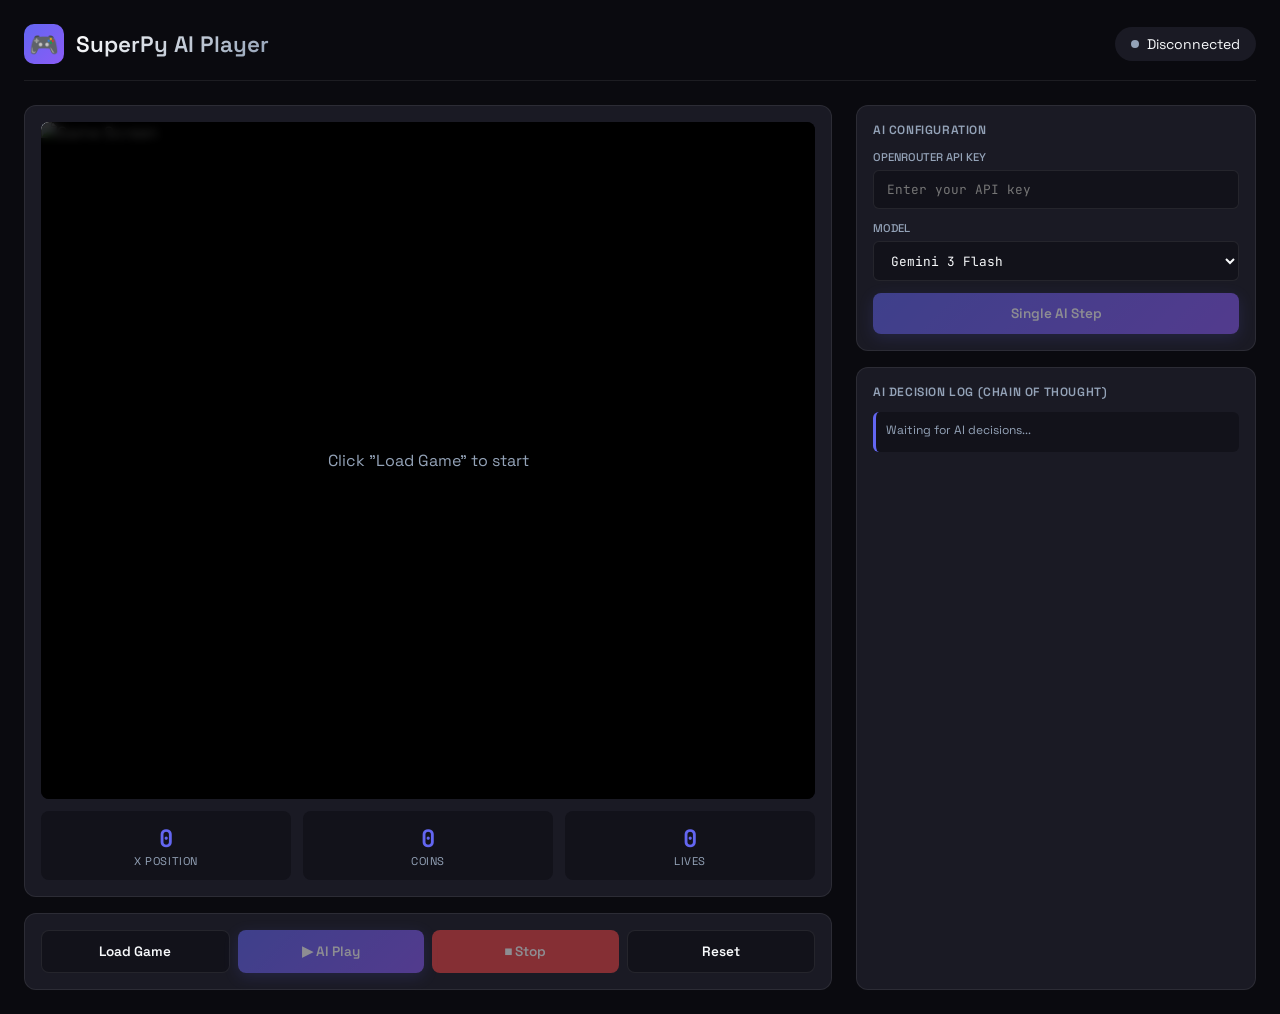
<file: demo/index.html>
<!DOCTYPE html>
<html lang="en">
<head>
    <meta charset="UTF-8">
    <meta name="viewport" content="width=device-width, initial-scale=1.0">
    <title>SuperPy AI Player</title>
    <link href="https://fonts.googleapis.com/css2?family=Space+Grotesk:wght@400;500;600;700&family=JetBrains+Mono:wght@400;500&display=swap" rel="stylesheet">
    <style>
        :root {
            --bg-primary: #0a0a0f;
            --bg-secondary: #12121a;
            --bg-card: #1a1a24;
            --accent: #6366f1;
            --accent-glow: rgba(99, 102, 241, 0.3);
            --success: #22c55e;
            --warning: #f59e0b;
            --danger: #ef4444;
            --text-primary: #f8fafc;
            --text-secondary: #94a3b8;
            --border: rgba(255, 255, 255, 0.08);
        }

        * { margin: 0; padding: 0; box-sizing: border-box; }

        body {
            font-family: 'Space Grotesk', sans-serif;
            background: var(--bg-primary);
            color: var(--text-primary);
            min-height: 100vh;
        }

        .container {
            max-width: 1400px;
            margin: 0 auto;
            padding: 1.5rem;
        }

        header {
            display: flex;
            align-items: center;
            justify-content: space-between;
            margin-bottom: 1.5rem;
            padding-bottom: 1rem;
            border-bottom: 1px solid var(--border);
        }

        .logo {
            display: flex;
            align-items: center;
            gap: 0.75rem;
        }

        .logo-icon {
            width: 40px;
            height: 40px;
            background: linear-gradient(135deg, var(--accent), #8b5cf6);
            border-radius: 10px;
            display: flex;
            align-items: center;
            justify-content: center;
            font-size: 1.5rem;
        }

        .logo h1 {
            font-size: 1.4rem;
            font-weight: 600;
            background: linear-gradient(135deg, #fff, var(--text-secondary));
            -webkit-background-clip: text;
            -webkit-text-fill-color: transparent;
        }

        .status-badge {
            display: flex;
            align-items: center;
            gap: 0.5rem;
            padding: 0.5rem 1rem;
            background: var(--bg-card);
            border-radius: 100px;
            font-size: 0.875rem;
        }

        .status-dot {
            width: 8px;
            height: 8px;
            border-radius: 50%;
            background: var(--text-secondary);
        }

        .status-dot.connected { background: var(--success); box-shadow: 0 0 10px var(--success); }
        .status-dot.running { background: var(--warning); animation: pulse 1s infinite; }

        @keyframes pulse {
            0%, 100% { opacity: 1; }
            50% { opacity: 0.4; }
        }

        .main-grid {
            display: grid;
            grid-template-columns: 1fr 400px;
            gap: 1.5rem;
        }

        .game-section { display: flex; flex-direction: column; gap: 1rem; }

        .game-container {
            background: var(--bg-card);
            border-radius: 12px;
            padding: 1rem;
            border: 1px solid var(--border);
        }

        .screen-wrapper {
            position: relative;
            background: #000;
            border-radius: 8px;
            overflow: hidden;
            aspect-ratio: 256 / 224;
        }

        #game-screen {
            width: 100%;
            height: 100%;
            object-fit: contain;
            image-rendering: pixelated;
        }

        .screen-overlay {
            position: absolute;
            inset: 0;
            display: flex;
            align-items: center;
            justify-content: center;
            background: rgba(0, 0, 0, 0.8);
            backdrop-filter: blur(4px);
        }

        .screen-overlay.hidden { display: none; }

        .game-stats {
            display: grid;
            grid-template-columns: repeat(3, 1fr);
            gap: 0.75rem;
            margin-top: 0.75rem;
        }

        .stat-card {
            background: var(--bg-secondary);
            border-radius: 8px;
            padding: 0.75rem;
            text-align: center;
        }

        .stat-value {
            font-size: 1.5rem;
            font-weight: 700;
            font-family: 'JetBrains Mono', monospace;
            color: var(--accent);
        }

        .stat-label {
            font-size: 0.7rem;
            color: var(--text-secondary);
            text-transform: uppercase;
            letter-spacing: 0.05em;
        }

        .controls-panel {
            background: var(--bg-card);
            border-radius: 12px;
            padding: 1rem;
            border: 1px solid var(--border);
        }

        .button-grid {
            display: flex;
            gap: 0.5rem;
        }

        .btn {
            flex: 1;
            padding: 0.75rem 1rem;
            border: none;
            border-radius: 8px;
            font-family: 'Space Grotesk', sans-serif;
            font-size: 0.85rem;
            font-weight: 600;
            cursor: pointer;
            transition: all 0.2s;
        }

        .btn-primary {
            background: linear-gradient(135deg, var(--accent), #8b5cf6);
            color: white;
            box-shadow: 0 4px 15px var(--accent-glow);
        }

        .btn-primary:hover { transform: translateY(-1px); }

        .btn-secondary {
            background: var(--bg-secondary);
            color: var(--text-primary);
            border: 1px solid var(--border);
        }

        .btn-danger {
            background: var(--danger);
            color: white;
        }

        .btn:disabled {
            opacity: 0.5;
            cursor: not-allowed;
        }

        .sidebar { display: flex; flex-direction: column; gap: 1rem; }

        .card {
            background: var(--bg-card);
            border-radius: 12px;
            padding: 1rem;
            border: 1px solid var(--border);
        }

        .panel-title {
            font-size: 0.75rem;
            font-weight: 600;
            color: var(--text-secondary);
            text-transform: uppercase;
            letter-spacing: 0.05em;
            margin-bottom: 0.75rem;
        }

        .input-group { margin-bottom: 0.75rem; }

        .input-group label {
            display: block;
            font-size: 0.7rem;
            font-weight: 500;
            color: var(--text-secondary);
            margin-bottom: 0.4rem;
            text-transform: uppercase;
        }

        .input-group input, .input-group select {
            width: 100%;
            padding: 0.6rem 0.8rem;
            background: var(--bg-secondary);
            border: 1px solid var(--border);
            border-radius: 6px;
            color: var(--text-primary);
            font-family: 'JetBrains Mono', monospace;
            font-size: 0.8rem;
        }

        .input-group input:focus, .input-group select:focus {
            outline: none;
            border-color: var(--accent);
        }

        .ai-log {
            max-height: 400px;
            overflow-y: auto;
        }

        .log-entry {
            padding: 0.6rem;
            background: var(--bg-secondary);
            border-radius: 6px;
            margin-bottom: 0.5rem;
            font-size: 0.75rem;
            border-left: 3px solid var(--accent);
        }

        .log-buttons {
            font-family: 'JetBrains Mono', monospace;
            color: var(--accent);
            font-weight: 600;
            margin-bottom: 0.3rem;
        }

        .log-reasoning {
            color: var(--text-secondary);
            margin-bottom: 0.3rem;
        }

        .log-thinking {
            color: var(--text-secondary);
            font-size: 0.7rem;
            opacity: 0.8;
            border-top: 1px solid var(--border);
            padding-top: 0.4rem;
            margin-top: 0.3rem;
            white-space: pre-wrap;
            max-height: 100px;
            overflow-y: auto;
        }

        .log-time {
            font-size: 0.65rem;
            color: var(--text-secondary);
            opacity: 0.6;
        }
    </style>
</head>
<body>
    <div class="container">
        <header>
            <div class="logo">
                <div class="logo-icon">🎮</div>
                <h1>SuperPy AI Player</h1>
            </div>
            <div class="status-badge">
                <span class="status-dot" id="status-dot"></span>
                <span id="status-text">Disconnected</span>
            </div>
        </header>

        <div class="main-grid">
            <div class="game-section">
                <div class="game-container">
                    <div class="screen-wrapper">
                        <img id="game-screen" alt="Game Screen">
                        <div class="screen-overlay" id="screen-overlay">
                            <div style="text-align:center;color:var(--text-secondary);">
                                Click "Load Game" to start
                            </div>
                        </div>
                    </div>
                    <div class="game-stats">
                        <div class="stat-card">
                            <div class="stat-value" id="stat-xpos">0</div>
                            <div class="stat-label">X Position</div>
                        </div>
                        <div class="stat-card">
                            <div class="stat-value" id="stat-coins">0</div>
                            <div class="stat-label">Coins</div>
                        </div>
                        <div class="stat-card">
                            <div class="stat-value" id="stat-lives">0</div>
                            <div class="stat-label">Lives</div>
                        </div>
                    </div>
                </div>

                <div class="controls-panel">
                    <div class="button-grid">
                        <button class="btn btn-secondary" id="btn-load">Load Game</button>
                        <button class="btn btn-primary" id="btn-ai-play">▶ AI Play</button>
                        <button class="btn btn-danger" id="btn-stop" disabled>■ Stop</button>
                        <button class="btn btn-secondary" id="btn-reset">Reset</button>
                    </div>
                </div>
            </div>

            <div class="sidebar">
                <div class="card">
                    <div class="panel-title">AI Configuration</div>
                    <div class="input-group">
                        <label>OpenRouter API Key</label>
                        <input type="password" id="api-key" placeholder="Enter your API key">
                    </div>
                    <div class="input-group">
                        <label>Model</label>
                        <select id="model-select">
                            <option value="google/gemini-3-flash-preview" selected>Gemini 3 Flash</option>
                            <option value="google/gemini-2.0-flash-exp:free">Gemini 2.0 Flash (Free)</option>
                            <option value="anthropic/claude-sonnet-4">Claude Sonnet 4</option>
                            <option value="openai/gpt-4o">GPT-4o</option>
                        </select>
                    </div>
                    <button class="btn btn-primary" id="btn-ai-step" style="width: 100%;">Single AI Step</button>
                </div>

                <div class="card" style="flex: 1;">
                    <div class="panel-title">AI Decision Log (Chain of Thought)</div>
                    <div class="ai-log" id="ai-log">
                        <div class="log-entry">
                            <div class="log-reasoning">Waiting for AI decisions...</div>
                        </div>
                    </div>
                </div>
            </div>
        </div>
    </div>

    <script>
        let ws;
        let running = false;
        let gameLoaded = false;

        function connect() {
            ws = new WebSocket(`ws://${window.location.host}/ws`);
            
            ws.onopen = () => {
                document.getElementById('status-dot').classList.add('connected');
                document.getElementById('status-dot').classList.remove('running');
                document.getElementById('status-text').textContent = 'Connected';
            };
            
            ws.onclose = () => {
                document.getElementById('status-dot').classList.remove('connected', 'running');
                document.getElementById('status-text').textContent = 'Disconnected';
                running = false;
                updateButtons();
                setTimeout(connect, 2000);
            };
            
            ws.onmessage = (event) => {
                const data = JSON.parse(event.data);
                
                if (data.type === 'loaded' && data.success) {
                    document.getElementById('screen-overlay').classList.add('hidden');
                    gameLoaded = true;
                    updateButtons();
                }
                
                if (data.type === 'stopped') {
                    running = false;
                    document.getElementById('status-dot').classList.remove('running');
                    document.getElementById('status-text').textContent = 'Connected';
                    updateButtons();
                }
                
                if (data.screen) {
                    document.getElementById('game-screen').src = 'data:image/png;base64,' + data.screen;
                }
                
                if (data.state) {
                    document.getElementById('stat-xpos').textContent = data.state.x_pos;
                    document.getElementById('stat-coins').textContent = data.state.coins;
                    document.getElementById('stat-lives').textContent = data.state.lives;
                }
                
                if (data.type === 'ai_frame' && data.buttons) {
                    addLogEntry(data);
                }
            };
        }

        function addLogEntry(data) {
            const log = document.getElementById('ai-log');
            const entry = document.createElement('div');
            entry.className = 'log-entry';
            
            const time = new Date().toLocaleTimeString();
            let html = `
                <div class="log-buttons">[${data.buttons.join(' + ')}]</div>
                <div class="log-reasoning">${data.reasoning || 'No reasoning provided'}</div>
            `;
            
            if (data.thinking && data.thinking !== data.reasoning) {
                // Show full chain of thought if different from reasoning
                const thinkingPreview = data.thinking.length > 200 
                    ? data.thinking.substring(0, 200) + '...' 
                    : data.thinking;
                html += `<div class="log-thinking">${thinkingPreview}</div>`;
            }
            
            html += `<div class="log-time">${time}</div>`;
            entry.innerHTML = html;
            
            log.insertBefore(entry, log.firstChild);
            
            // Keep only last 30 entries
            while (log.children.length > 30) {
                log.removeChild(log.lastChild);
            }
        }

        function updateButtons() {
            document.getElementById('btn-ai-play').disabled = running || !gameLoaded;
            document.getElementById('btn-stop').disabled = !running;
            document.getElementById('btn-ai-step').disabled = running || !gameLoaded;
            document.getElementById('btn-reset').disabled = running;
        }

        // Clean disconnect on page unload
        window.addEventListener('beforeunload', () => {
            if (ws && ws.readyState === WebSocket.OPEN) {
                ws.send(JSON.stringify({ action: 'disconnect' }));
            }
        });

        connect();

        document.getElementById('btn-load').addEventListener('click', () => {
            ws.send(JSON.stringify({ action: 'load' }));
        });

        document.getElementById('btn-reset').addEventListener('click', () => {
            ws.send(JSON.stringify({ action: 'reset' }));
        });

        document.getElementById('btn-ai-step').addEventListener('click', () => {
            ws.send(JSON.stringify({
                action: 'ai_step',
                api_key: document.getElementById('api-key').value,
                model: document.getElementById('model-select').value
            }));
        });

        document.getElementById('btn-ai-play').addEventListener('click', () => {
            running = true;
            document.getElementById('status-dot').classList.add('running');
            document.getElementById('status-text').textContent = 'AI Running...';
            updateButtons();
            
            ws.send(JSON.stringify({
                action: 'run_ai',
                api_key: document.getElementById('api-key').value,
                model: document.getElementById('model-select').value
            }));
        });

        document.getElementById('btn-stop').addEventListener('click', () => {
            console.log('Stop button clicked');
            ws.send(JSON.stringify({ action: 'stop' }));
        });

        // Keyboard controls
        const keyMap = {
            'ArrowLeft': 'Left', 'ArrowRight': 'Right', 'ArrowUp': 'Up', 'ArrowDown': 'Down',
            'z': 'A', 'Z': 'A', 'x': 'B', 'X': 'B', 'Enter': 'Start'
        };
        const pressedKeys = new Set();

        document.addEventListener('keydown', (e) => {
            if (keyMap[e.key] && !pressedKeys.has(e.key) && gameLoaded && !running) {
                pressedKeys.add(e.key);
                sendManualStep();
            }
        });

        document.addEventListener('keyup', (e) => { pressedKeys.delete(e.key); });

        function sendManualStep() {
            const buttons = [];
            pressedKeys.forEach(key => { if (keyMap[key]) buttons.push(keyMap[key]); });
            ws.send(JSON.stringify({ action: 'step', buttons: buttons }));
        }

        setInterval(() => {
            if (pressedKeys.size > 0 && gameLoaded && !running) sendManualStep();
        }, 50);
    </script>
</body>
</html>
</file>
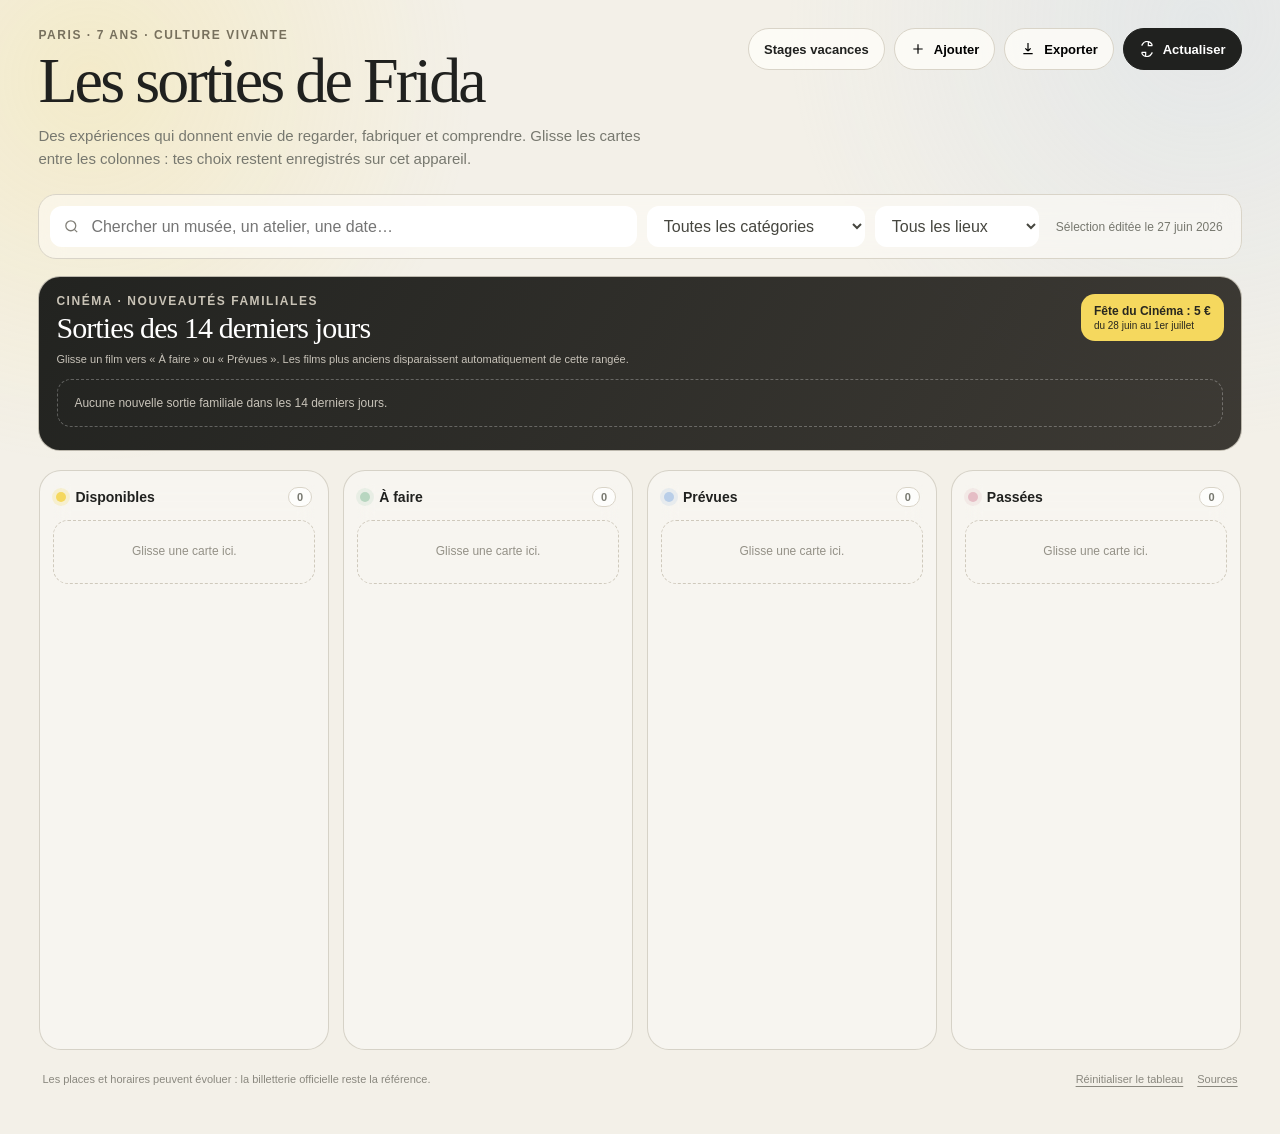
<file: paris-activities/index.html>
<!doctype html>
<html lang="fr">
<head>
  <meta charset="utf-8" />
  <meta name="viewport" content="width=device-width, initial-scale=1, viewport-fit=cover" />
  <meta name="theme-color" content="#f3f0e8" />
  <title>Frida à Paris — sorties intelligentes</title>
  <meta name="description" content="Un tableau vivant des meilleures sorties culturelles à Paris pour une enfant de 7 ans." />
  <link rel="stylesheet" href="style.css">
</head>
<body>
  <main class="shell">
    <header>
      <div>
        <div class="eyebrow">Paris · 7 ans · culture vivante</div>
        <h1>Les sorties de Frida</h1>
        <p class="subtitle">Des expériences qui donnent envie de regarder, fabriquer et comprendre. Glisse les cartes entre les colonnes : tes choix restent enregistrés sur cet appareil.</p>
      </div>
      <div class="header-actions">
        <a class="btn" href="stages.html"><span>Stages vacances</span></a>
        <button class="btn" id="addBtn" type="button" aria-label="Ajouter une activité">
          <svg viewBox="0 0 24 24"><path d="M12 5v14M5 12h14"/></svg><span>Ajouter</span>
        </button>
        <button class="btn" id="exportBtn" type="button" aria-label="Exporter le tableau">
          <svg viewBox="0 0 24 24"><path d="M12 3v12m0 0 4-4m-4 4-4-4M5 19h14"/></svg><span class="long">Exporter</span>
        </button>
        <button class="btn primary" id="refreshBtn" type="button">
          <svg viewBox="0 0 24 24"><path d="M20 7h-6V1M4 17h6v6M20 7a8 8 0 0 0-14.7-2.3L4 7M4 17a8 8 0 0 0 14.7 2.3L20 17"/></svg><span>Actualiser</span>
        </button>
      </div>
    </header>

    <section class="toolbar" aria-label="Filtres">
      <label class="search">
        <svg viewBox="0 0 24 24"><circle cx="11" cy="11" r="7"/><path d="m20 20-4-4"/></svg>
        <input id="searchInput" type="search" placeholder="Chercher un musée, un atelier, une date…" autocomplete="off" />
      </label>
      <select class="filter" id="categoryFilter" aria-label="Filtrer par catégorie"><option value="">Toutes les catégories</option></select>
      <select class="filter" id="venueFilter" aria-label="Filtrer par lieu"><option value="">Tous les lieux</option></select>
      <span class="tiny-status" id="syncStatus">Sélection éditée le 27 juin 2026</span>
    </section>

    <section class="cinema-section" id="cinemaSection" aria-label="Nouvelles sorties cinéma">
      <div class="section-heading">
        <div>
          <div class="eyebrow">Cinéma · nouveautés familiales</div>
          <h2>Sorties des 14 derniers jours</h2>
        </div>
        <div class="cinema-note"><strong>Fête du Cinéma : 5 €</strong><span>du 28 juin au 1er juillet</span></div>
      </div>
      <p class="drag-hint">Glisse un film vers « À faire » ou « Prévues ». Les films plus anciens disparaissent automatiquement de cette rangée.</p>
      <div class="cinema-list" id="cinemaList"></div>
    </section>

    <section class="board" id="board" aria-label="Tableau des activités">
      <section class="column" data-column="available"><div class="col-head"><span class="dot"></span><span class="col-title">Disponibles</span><span class="count">0</span></div><div class="cards"></div></section>
      <section class="column" data-column="todo"><div class="col-head"><span class="dot"></span><span class="col-title">À faire</span><span class="count">0</span></div><div class="cards"></div></section>
      <section class="column" data-column="planned"><div class="col-head"><span class="dot"></span><span class="col-title">Prévues</span><span class="count">0</span></div><div class="cards"></div></section>
      <section class="column" data-column="past"><div class="col-head"><span class="dot"></span><span class="col-title">Passées</span><span class="count">0</span></div><div class="cards"></div></section>
    </section>

    <footer>
      <span>Les places et horaires peuvent évoluer : la billetterie officielle reste la référence.</span>
      <span class="footer-links"><a href="#" id="resetBtn">Réinitialiser le tableau</a><a href="#" id="sourcesBtn">Sources</a></span>
    </footer>
  </main>

  <dialog id="detailDialog"><div class="modal" id="detailContent"></div></dialog>
  <dialog id="addDialog">
    <form class="modal" id="addForm" method="dialog">
      <div class="modal-head"><div><div class="eyebrow">Nouvelle idée</div><h2>Ajouter une activité</h2></div><button class="x" value="cancel" aria-label="Fermer">×</button></div>
      <div class="form-grid">
        <div class="field full"><label for="newTitle">Nom</label><input id="newTitle" required placeholder="Ex. Atelier céramique" /></div>
        <div class="field"><label for="newVenue">Lieu</label><input id="newVenue" required placeholder="Ex. Musée Guimet" /></div>
        <div class="field"><label for="newCategory">Catégorie</label><input id="newCategory" placeholder="Ex. Art japonais" /></div>
        <div class="field"><label for="newDate">Date et heure</label><input id="newDate" type="datetime-local" /></div>
        <div class="field"><label for="newPrice">Prix</label><input id="newPrice" placeholder="Ex. 12 €" /></div>
        <div class="field full"><label for="newUrl">Lien de réservation</label><input id="newUrl" type="url" placeholder="https://…" /></div>
        <div class="field full"><label for="newDescription">Pourquoi c’est bien</label><textarea id="newDescription" placeholder="Ce que Frida va découvrir ou fabriquer…"></textarea></div>
      </div>
      <div class="modal-actions"><button class="btn primary" type="submit">Ajouter à « À faire »</button><button class="btn" value="cancel">Annuler</button></div>
    </form>
  </dialog>
  <div class="toast" id="toast" role="status" aria-live="polite"></div>

  <script>
    const ACTIVITY_CATALOG='https://raw.githubusercontent.com/gustifink/superpy/paris-activities/paris-activities/activities.json';
    const CINEMA_CATALOG='https://raw.githubusercontent.com/gustifink/superpy/paris-activities/paris-activities/cinema.json';
    const nativeFetch=window.fetch.bind(window);
    window.fetch=(url,options)=>{
      const value=String(url);
      if(value.startsWith('activities.json')) return nativeFetch(ACTIVITY_CATALOG+'?v='+Date.now(),options);
      if(value.startsWith('cinema.json')) return nativeFetch(CINEMA_CATALOG+'?v='+Date.now(),options);
      return nativeFetch(url,options);
    };
    Promise.all([
      nativeFetch(ACTIVITY_CATALOG+'?v='+Date.now(),{cache:'no-store'}).then(r=>r.json()).catch(()=>[]),
      nativeFetch(CINEMA_CATALOG+'?v='+Date.now(),{cache:'no-store'}).then(r=>r.json()).catch(()=>[])
    ]).then(([activities,cinema])=>{
      window.__INITIAL_ACTIVITIES__=activities;
      window.__INITIAL_CINEMA__=cinema;
      const s=document.createElement('script');s.src='app.js?v=4';document.body.appendChild(s);
    });
  </script>
</body>
</html>
</file>
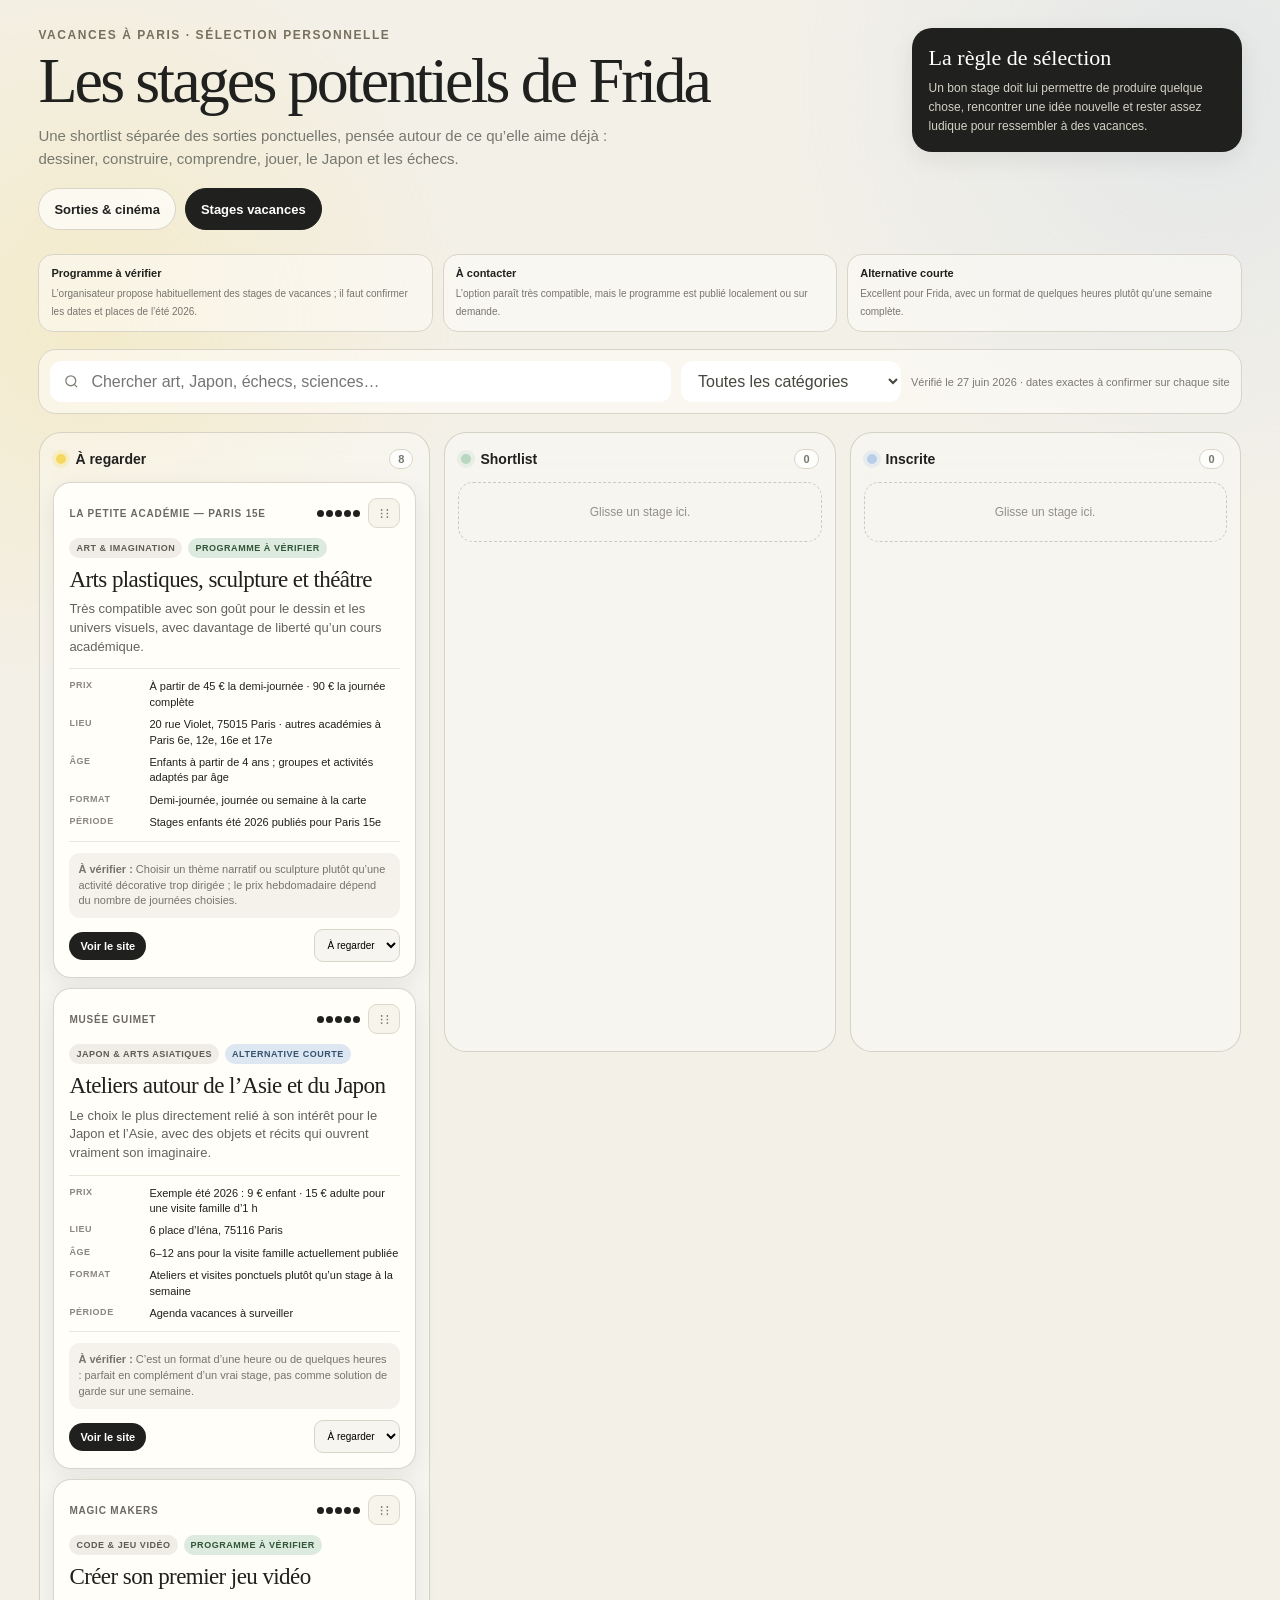
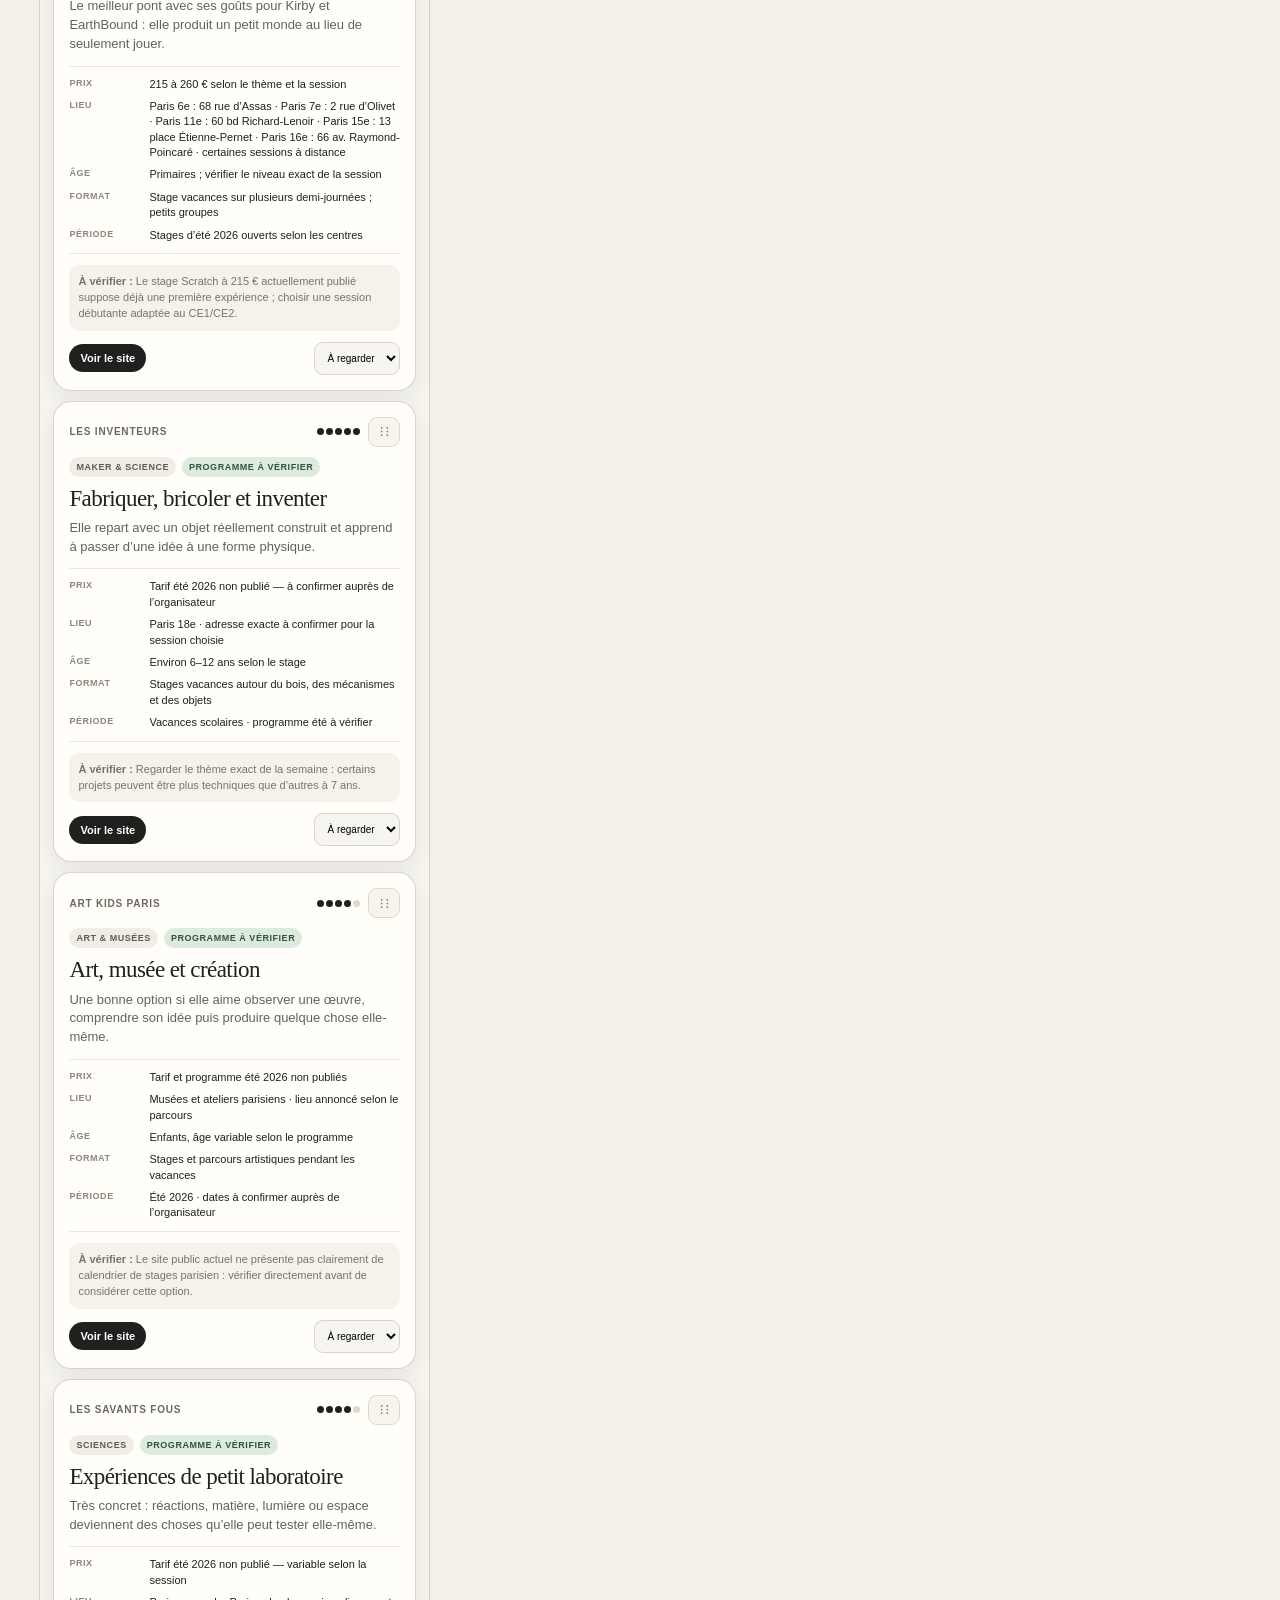
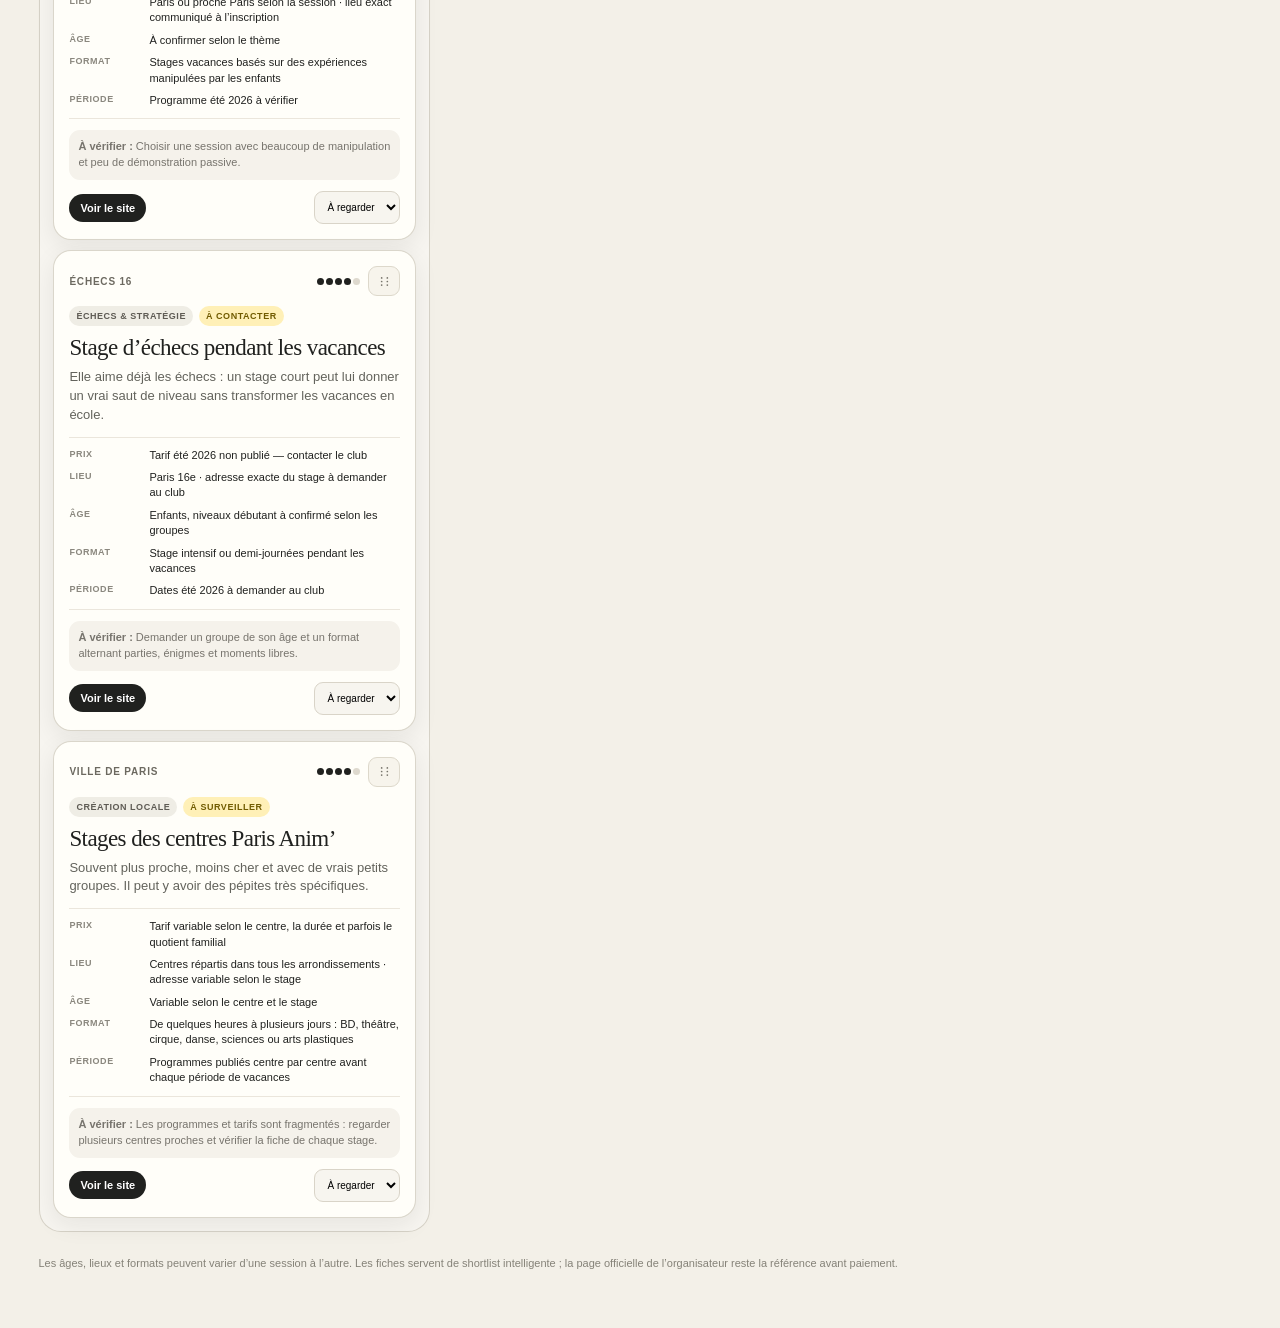
<file: paris-activities/stages.html>
<!doctype html>
<html lang="fr">
<head>
  <meta charset="utf-8" />
  <meta name="viewport" content="width=device-width, initial-scale=1, viewport-fit=cover" />
  <meta name="theme-color" content="#f3f0e8" />
  <title>Stages de Frida — vacances à Paris</title>
  <meta name="description" content="Une sélection de stages intelligents et créatifs à Paris pour Frida pendant les vacances." />
  <link rel="stylesheet" href="style.css" />
  <style>
    .stage-hero{display:grid;grid-template-columns:1fr auto;gap:24px;align-items:start;margin-bottom:24px}.stage-hero h1{max-width:880px}.hero-note{max-width:330px;background:#20211f;color:#fff;border-radius:20px;padding:17px;box-shadow:var(--shadow)}.hero-note strong{font-family:Georgia,"Times New Roman",serif;font-size:22px;font-weight:500;display:block;margin-bottom:7px}.hero-note span{font-size:12px;line-height:1.5;color:#d5d1c6}.page-nav{display:flex;gap:9px;flex-wrap:wrap;margin-top:18px}.page-nav .active{background:#20211f;color:#fff;border-color:#20211f}.stage-toolbar{display:flex;gap:10px;align-items:center;flex-wrap:wrap;padding:11px;border:1px solid var(--line);background:rgba(255,254,249,.58);border-radius:18px;margin-bottom:17px}.stage-toolbar .search{flex:1 1 280px}.research-note{font-size:11px;color:#7d7a72;margin-left:auto}.stage-board{display:grid;grid-template-columns:repeat(3,minmax(285px,1fr));gap:14px;align-items:start;overflow-x:auto;padding:1px 1px 20px;scroll-snap-type:x proximity}.stage-column{min-height:620px;border:1px solid rgba(209,204,192,.86);border-radius:22px;background:rgba(255,255,255,.37);padding:13px;scroll-snap-align:start}.stage-column.drag-over{background:rgba(255,255,255,.88);border-color:#77736a;box-shadow:inset 0 0 0 2px rgba(32,33,31,.06)}.stage-column[data-column="shortlist"] .dot{background:#b8d6c0;box-shadow:0 0 0 4px rgba(184,214,192,.22)}.stage-column[data-column="booked"] .dot{background:#b9cee8;box-shadow:0 0 0 4px rgba(185,206,232,.25)}.stage-cards{display:flex;flex-direction:column;gap:10px;min-height:545px}.stage-card{position:relative;background:var(--card);border:1px solid rgba(216,211,199,.93);border-radius:18px;padding:15px;box-shadow:var(--shadow);cursor:grab;transition:.16s ease}.stage-card:hover{transform:translateY(-2px);box-shadow:0 12px 30px rgba(33,31,25,.11)}.stage-card.dragging{opacity:.35}.stage-card-top{display:flex;align-items:center;gap:8px;margin-bottom:10px}.stage-provider{font-size:10px;letter-spacing:.08em;text-transform:uppercase;font-weight:800;color:#6c6960}.fit{margin-left:auto;display:flex;gap:2px}.fit span{width:7px;height:7px;border-radius:50%;background:#ded9ce}.fit span.on{background:#20211f}.stage-card h3{font-family:Georgia,"Times New Roman",serif;font-size:23px;line-height:1.05;letter-spacing:-.025em;margin:0 0 8px;font-weight:500}.stage-card .why{margin-bottom:12px}.stage-meta{display:grid;gap:7px;border-top:1px solid #ebe6dc;border-bottom:1px solid #ebe6dc;padding:10px 0;margin-bottom:11px}.stage-meta-row{display:grid;grid-template-columns:72px 1fr;gap:8px;font-size:11px;line-height:1.4}.stage-meta-row strong{color:#8a877e;text-transform:uppercase;letter-spacing:.06em;font-size:9px}.stage-badges{display:flex;gap:6px;flex-wrap:wrap;margin-bottom:10px}.stage-badge{font-size:9px;font-weight:800;text-transform:uppercase;letter-spacing:.06em;border-radius:999px;padding:5px 7px;background:#efede5;color:#5e5b54}.stage-badge.good{background:#dcebdd;color:#31553a}.stage-badge.warn{background:#fff0b7;color:#715b00}.stage-badge.short{background:#dce7f2;color:#36536f}.stage-watch{font-size:11px;line-height:1.45;color:#77746d;background:#f5f2eb;border-radius:11px;padding:9px;margin-bottom:11px}.stage-actions{display:flex;align-items:center;gap:8px}.stage-link{display:inline-flex;align-items:center;text-decoration:none;background:#20211f;color:#fff;border-radius:999px;padding:8px 11px;font-size:11px;font-weight:800}.stage-select{margin-left:auto;border:1px solid var(--line);background:#f7f5ef;border-radius:9px;height:33px;padding:0 8px;font-size:10px}.stage-handle{width:32px;height:30px;border:1px solid #ddd8cb;background:#f7f4ec;border-radius:9px;display:grid;place-items:center;color:#77746b;cursor:grab;touch-action:none}.stage-handle svg{width:17px;height:17px;fill:currentColor}.stage-ghost{position:fixed!important;z-index:9999!important;pointer-events:none!important;opacity:.92!important;transform:rotate(1.5deg);box-shadow:0 24px 70px rgba(20,20,18,.28)!important}.stage-empty{border:1px dashed #cfc9bc;border-radius:15px;padding:22px 12px;text-align:center;color:#949187;font-size:12px}.legend{display:grid;grid-template-columns:repeat(3,1fr);gap:10px;margin-bottom:17px}.legend-card{border:1px solid var(--line);border-radius:15px;background:rgba(255,254,249,.55);padding:12px}.legend-card strong{font-size:11px;display:block;margin-bottom:4px}.legend-card span{font-size:10px;line-height:1.4;color:#77746d}.stage-footer-note{font-size:11px;color:#858278;margin-top:4px;line-height:1.45}.toast{z-index:10000}@media(max-width:980px){.stage-board{grid-template-columns:repeat(3,315px)}.stage-hero{grid-template-columns:1fr}.hero-note{max-width:none}.legend{grid-template-columns:1fr}}@media(max-width:720px){.stage-board{grid-template-columns:repeat(3,87vw)}.stage-column{min-height:540px}.stage-cards{min-height:470px}.stage-card{cursor:default}.stage-select{display:block}.research-note{width:100%;margin-left:0;padding:0 4px}.stage-hero h1{font-size:45px}}
  </style>
</head>
<body>
  <main class="shell">
    <section class="stage-hero">
      <div>
        <div class="eyebrow">Vacances à Paris · sélection personnelle</div>
        <h1>Les stages potentiels de Frida</h1>
        <p class="subtitle">Une shortlist séparée des sorties ponctuelles, pensée autour de ce qu’elle aime déjà : dessiner, construire, comprendre, jouer, le Japon et les échecs.</p>
        <nav class="page-nav" aria-label="Navigation du site">
          <a class="btn" href="index.html">Sorties & cinéma</a>
          <a class="btn active" href="stages.html">Stages vacances</a>
        </nav>
      </div>
      <aside class="hero-note">
        <strong>La règle de sélection</strong>
        <span>Un bon stage doit lui permettre de produire quelque chose, rencontrer une idée nouvelle et rester assez ludique pour ressembler à des vacances.</span>
      </aside>
    </section>

    <section class="legend" aria-label="Légende des statuts">
      <div class="legend-card"><strong>Programme à vérifier</strong><span>L’organisateur propose habituellement des stages de vacances ; il faut confirmer les dates et places de l’été 2026.</span></div>
      <div class="legend-card"><strong>À contacter</strong><span>L’option paraît très compatible, mais le programme est publié localement ou sur demande.</span></div>
      <div class="legend-card"><strong>Alternative courte</strong><span>Excellent pour Frida, avec un format de quelques heures plutôt qu’une semaine complète.</span></div>
    </section>

    <section class="stage-toolbar">
      <label class="search">
        <svg viewBox="0 0 24 24"><circle cx="11" cy="11" r="7"/><path d="m20 20-4-4"/></svg>
        <input id="stageSearch" type="search" placeholder="Chercher art, Japon, échecs, sciences…" autocomplete="off" />
      </label>
      <select class="filter" id="stageCategory"><option value="">Toutes les catégories</option></select>
      <span class="research-note">Vérifié le 27 juin 2026 · dates exactes à confirmer sur chaque site</span>
    </section>

    <section class="stage-board" id="stageBoard">
      <section class="stage-column" data-column="consider"><div class="col-head"><span class="dot"></span><span class="col-title">À regarder</span><span class="count">0</span></div><div class="stage-cards"></div></section>
      <section class="stage-column" data-column="shortlist"><div class="col-head"><span class="dot"></span><span class="col-title">Shortlist</span><span class="count">0</span></div><div class="stage-cards"></div></section>
      <section class="stage-column" data-column="booked"><div class="col-head"><span class="dot"></span><span class="col-title">Inscrite</span><span class="count">0</span></div><div class="stage-cards"></div></section>
    </section>

    <p class="stage-footer-note">Les âges, lieux et formats peuvent varier d’une session à l’autre. Les fiches servent de shortlist intelligente ; la page officielle de l’organisateur reste la référence avant paiement.</p>
  </main>
  <div class="toast" id="toast" role="status" aria-live="polite"></div>

  <script>
    fetch('stages.json?v='+Date.now(),{cache:'no-store'}).then(r=>r.json()).catch(()=>[]).then(data=>{
      window.__STAGES__=data;
      const s=document.createElement('script');s.src='stages.js?v=1';document.body.appendChild(s);
    });
  </script>
</body>
</html>
</file>
<file: paris-activities/style.css>
:root{--paper:#f3f0e8;--ink:#20211f;--muted:#77786f;--line:#d9d4c8;--card:#fffef9;--yellow:#f5d85e;--green:#b8d6c0;--blue:#b9cee8;--pink:#e5bdc5;--shadow:0 7px 24px rgba(33,31,25,.075);--radius:18px;}*{box-sizing:border-box}html{background:var(--paper);color:var(--ink);font-family:Inter,ui-sans-serif,-apple-system,BlinkMacSystemFont,"Segoe UI",sans-serif}body{margin:0;min-height:100vh;background:radial-gradient(circle at 7% 7%,rgba(245,216,94,.22),transparent 24rem),radial-gradient(circle at 94% 2%,rgba(185,206,232,.26),transparent 26rem),var(--paper)}button,input,select,textarea{font:inherit}button,a{-webkit-tap-highlight-color:transparent}a{color:inherit}.shell{max-width:1600px;margin:auto;padding:28px clamp(16px,3vw,42px) 46px}header{display:grid;grid-template-columns:1fr auto;gap:24px;align-items:start;margin-bottom:24px}.eyebrow{font-size:12px;font-weight:760;letter-spacing:.13em;text-transform:uppercase;color:#77705d;margin-bottom:9px}h1{font-family:Georgia,"Times New Roman",serif;font-weight:500;font-size:clamp(38px,5vw,68px);line-height:.94;letter-spacing:-.045em;margin:0;max-width:800px}.subtitle{margin:14px 0 0;color:var(--muted);font-size:15px;max-width:610px;line-height:1.5}.header-actions{display:flex;gap:9px;flex-wrap:wrap;justify-content:flex-end}.btn{border:1px solid var(--line);background:rgba(255,254,249,.78);height:42px;padding:0 15px;border-radius:999px;display:inline-flex;align-items:center;gap:8px;cursor:pointer;text-decoration:none;font-weight:680;font-size:13px;transition:.16s ease;white-space:nowrap}.btn:hover{transform:translateY(-1px);background:#fff;box-shadow:0 5px 16px rgba(31,30,25,.08)}.btn.primary{background:var(--ink);color:#fff;border-color:var(--ink)}.btn svg{width:16px;height:16px;stroke:currentColor;fill:none;stroke-width:1.8}.btn.refreshing svg{animation:spin .65s linear infinite}@keyframes spin{to{transform:rotate(360deg)}}.toolbar{display:flex;gap:10px;align-items:center;flex-wrap:wrap;padding:11px;border:1px solid var(--line);background:rgba(255,254,249,.52);border-radius:18px;margin-bottom:17px;backdrop-filter:blur(12px)}.search{position:relative;flex:1 1 250px}.search svg{position:absolute;left:13px;top:12px;width:17px;height:17px;stroke:#817f77;fill:none;stroke-width:1.8}.search input{width:100%;height:41px;border:1px solid transparent;background:#fff;border-radius:12px;padding:0 14px 0 40px;outline:none;color:var(--ink)}.search input:focus{border-color:#9d998e;box-shadow:0 0 0 3px rgba(157,153,142,.12)}.filter{height:41px;border:0;background:#fff;border-radius:12px;padding:0 34px 0 13px;color:#46463f;outline:none;max-width:220px}.tiny-status{margin-left:auto;color:var(--muted);font-size:12px;padding:0 7px}.board{display:grid;grid-template-columns:repeat(4,minmax(265px,1fr));gap:14px;align-items:start;overflow-x:auto;padding:1px 1px 18px;scroll-snap-type:x proximity}.column{min-height:580px;border:1px solid rgba(209,204,192,.86);border-radius:22px;background:rgba(255,255,255,.36);padding:13px;scroll-snap-align:start}.column.drag-over{background:rgba(255,255,255,.82);border-color:#807d74;box-shadow:inset 0 0 0 2px rgba(32,33,31,.06)}.col-head{display:flex;align-items:center;gap:9px;padding:3px 3px 13px;position:sticky;top:0;z-index:2;backdrop-filter:blur(8px)}.dot{width:10px;height:10px;border-radius:50%;background:var(--yellow);box-shadow:0 0 0 4px rgba(245,216,94,.22)}[data-column="todo"] .dot{background:var(--green);box-shadow:0 0 0 4px rgba(184,214,192,.22)}[data-column="planned"] .dot{background:var(--blue);box-shadow:0 0 0 4px rgba(185,206,232,.25)}[data-column="past"] .dot{background:var(--pink);box-shadow:0 0 0 4px rgba(229,189,197,.22)}.col-title{font-weight:790;font-size:14px}.count{margin-left:auto;background:rgba(255,255,255,.75);border:1px solid var(--line);border-radius:999px;padding:3px 8px;color:var(--muted);font-size:11px;font-weight:700}.cards{display:flex;flex-direction:column;gap:10px;min-height:510px}.card{position:relative;background:var(--card);border:1px solid rgba(216,211,199,.93);border-radius:var(--radius);padding:15px;box-shadow:var(--shadow);cursor:grab;transition:transform .16s ease,box-shadow .16s ease,opacity .16s;overflow:hidden}.card:hover{transform:translateY(-2px);box-shadow:0 12px 30px rgba(33,31,25,.11)}.card:active{cursor:grabbing}.card.dragging{opacity:.4;transform:rotate(1.4deg)}.card.featured:before{content:"";position:absolute;left:0;top:0;bottom:0;width:4px;background:var(--yellow)}.tagline{display:flex;align-items:center;justify-content:space-between;gap:8px;margin-bottom:10px}.tag{display:inline-flex;align-items:center;padding:5px 8px;border-radius:999px;background:#efede5;color:#5d5c55;font-size:10px;text-transform:uppercase;letter-spacing:.08em;font-weight:800}.soon{font-size:10px;color:#765a00;background:#fff0a8;border-radius:999px;padding:5px 7px;font-weight:800}.card h3{font-family:Georgia,"Times New Roman",serif;font-size:22px;line-height:1.05;letter-spacing:-.025em;margin:0 0 8px;font-weight:500}.why{font-size:13px;line-height:1.44;color:#63635c;margin:0 0 13px}.meta{display:grid;gap:7px;margin:0 0 13px}.meta-row{display:grid;grid-template-columns:16px 1fr;gap:7px;align-items:start;font-size:12px;line-height:1.35;color:#464640}.meta-row svg{width:14px;height:14px;stroke:#8b897e;fill:none;stroke-width:1.7;margin-top:1px}.card-foot{display:flex;align-items:center;gap:8px;border-top:1px solid #e9e5dc;padding-top:11px}.ticket{display:inline-flex;align-items:center;gap:6px;text-decoration:none;font-size:12px;font-weight:790;background:var(--ink);color:#fff;border-radius:999px;padding:8px 11px}.ticket:hover{opacity:.84}.ticket svg{width:13px;height:13px;stroke:currentColor;fill:none;stroke-width:2}.details{border:0;background:transparent;text-decoration:underline;text-decoration-color:#c7c2b6;text-underline-offset:3px;color:#6f6e66;font-size:11px;cursor:pointer;padding:7px 2px;margin-left:auto}.status-select{display:none;width:100%;height:34px;border:1px solid var(--line);border-radius:9px;background:#f7f5ef;padding:0 8px;margin-top:10px;font-size:11px;color:#4d4c45}.empty{border:1px dashed #cfc9bc;border-radius:15px;padding:22px 12px;text-align:center;color:#949187;font-size:12px;line-height:1.45}.toast{position:fixed;left:50%;bottom:max(20px,env(safe-area-inset-bottom));transform:translate(-50%,20px);background:#20211f;color:#fff;border-radius:999px;padding:11px 16px;font-size:12px;font-weight:700;opacity:0;pointer-events:none;transition:.23s ease;z-index:50;box-shadow:0 10px 35px rgba(0,0,0,.2)}.toast.show{opacity:1;transform:translate(-50%,0)}dialog{border:0;padding:0;border-radius:24px;background:#fffef9;color:var(--ink);width:min(620px,calc(100vw - 28px));max-height:88vh;box-shadow:0 26px 90px rgba(20,20,18,.25)}dialog::backdrop{background:rgba(32,33,31,.42);backdrop-filter:blur(5px)}.modal{padding:24px}.modal-head{display:flex;align-items:flex-start;gap:16px}.modal-head h2{font-family:Georgia,"Times New Roman",serif;font-weight:500;font-size:34px;line-height:1;margin:5px 0 0;letter-spacing:-.035em}.x{margin-left:auto;border:1px solid var(--line);background:transparent;width:36px;height:36px;border-radius:50%;cursor:pointer;font-size:20px;line-height:1}.modal p{line-height:1.55;color:#575750}.modal-grid{display:grid;grid-template-columns:1fr 1fr;gap:12px;margin:20px 0}.info{background:#f3f0e8;border-radius:14px;padding:13px}.info small{display:block;color:#858278;text-transform:uppercase;letter-spacing:.08em;font-size:9px;font-weight:800;margin-bottom:5px}.info strong{font-size:13px;line-height:1.35;display:block}.modal-actions{display:flex;gap:8px;flex-wrap:wrap;margin-top:20px}.form-grid{display:grid;grid-template-columns:1fr 1fr;gap:12px;margin-top:18px}.field{display:grid;gap:6px}.field.full{grid-column:1/-1}.field label{font-size:11px;font-weight:800;color:#64635b}.field input,.field textarea,.field select{border:1px solid var(--line);background:#fff;border-radius:11px;padding:10px 11px;outline:none}.field textarea{resize:vertical;min-height:76px}.field input:focus,.field textarea:focus{border-color:#77746c;box-shadow:0 0 0 3px rgba(119,116,108,.1)}footer{display:flex;justify-content:space-between;gap:18px;color:#8a887f;font-size:11px;margin-top:4px;padding:0 4px;line-height:1.45}.footer-links{display:flex;gap:14px}footer a{text-underline-offset:3px}@media(max-width:1120px){.board{grid-template-columns:repeat(4,310px)}.column{min-height:520px}.cards{min-height:450px}}@media(max-width:720px){.shell{padding:20px 13px 36px}header{grid-template-columns:1fr;margin-bottom:19px}.header-actions{justify-content:flex-start}.header-actions .btn span.long{display:none}h1{font-size:48px}.subtitle{font-size:13px}.toolbar{padding:8px}.tiny-status{width:100%;margin:0;padding:1px 5px}.board{grid-template-columns:repeat(4,86vw);gap:10px}.column{padding:11px;min-height:500px}.cards{min-height:430px}.status-select{display:block}.card{cursor:default}.modal-grid,.form-grid{grid-template-columns:1fr}.field.full{grid-column:auto}.modal{padding:19px}.modal-head h2{font-size:29px}footer{display:block}.footer-links{margin-top:8px}}@media(prefers-reduced-motion:reduce){*{scroll-behavior:auto!important;transition:none!important;animation:none!important}}
</file>
